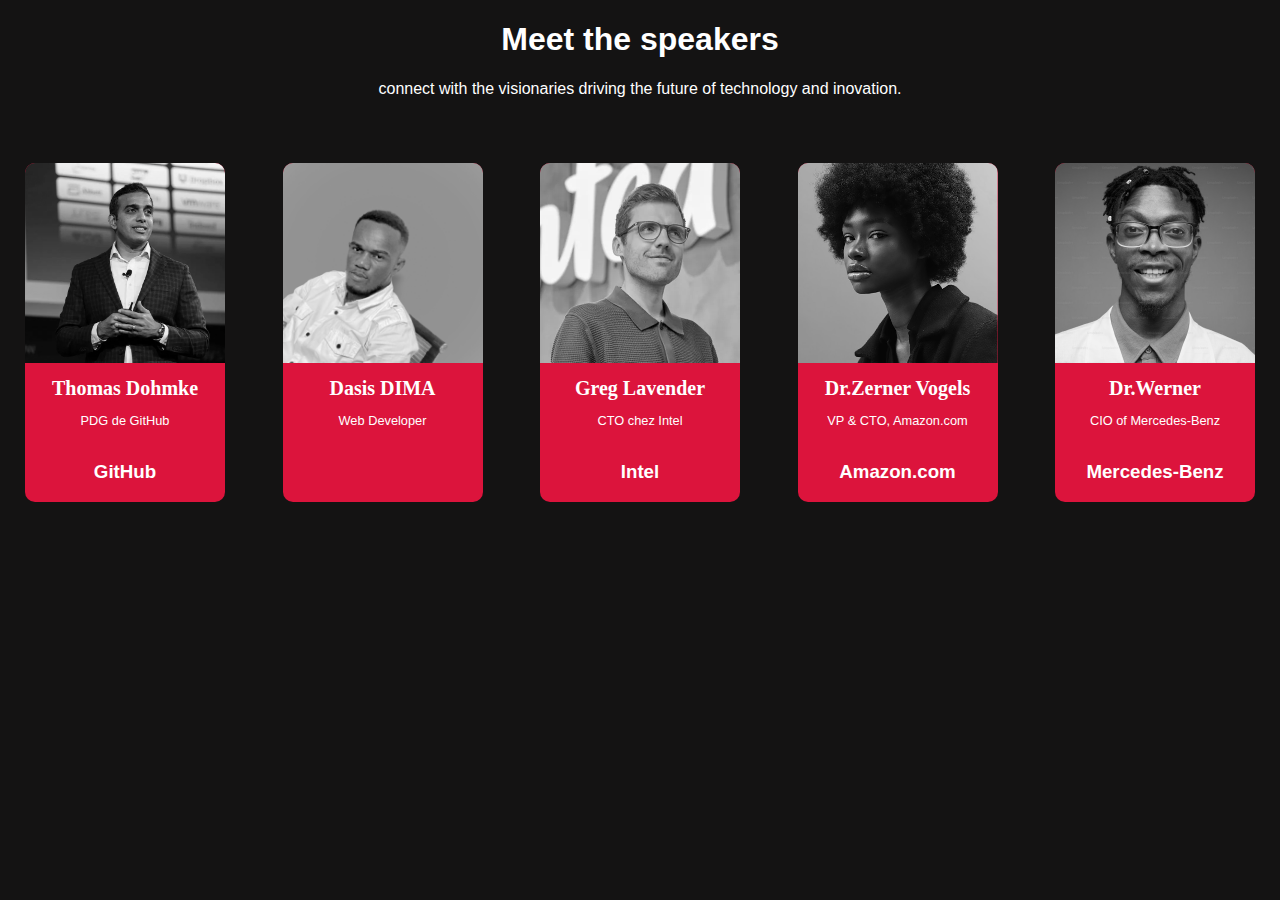
<file: index.html>
<!DOCTYPE html>
<html lang="fr">
<head>
    <meta charset="UTF-8">
    <meta name="viewport" content="width=device-width, initial-scale=1.0">
    <title>Congrès mondial WeAreDevelopers</title>
    <link rel="stylesheet" href="style.css">
</head>
<body>
    <header>
        
    </header>
    <main>
        <h1>Meet the speakers</h1>
        <p>connect with the visionaries driving the future of technology and inovation.</p>
        <div class="speakers">
            <div class="intervenant">
                <img class="un" src="IMAGE/img1.webp" alt="Thomas Dohmke">
                <h2>Thomas Dohmke</h2>
                <p>PDG de GitHub</p>
                <div class="GitHub"><h3>GitHub</h3></div>
            </div>
            <div class="intervenant">
                <img class="deux" src="IMAGE/Design sans titre.png" alt="Prashanth Chandrasekar">
                <h2>Dasis DIMA</h2>
                <p>Web Developer</p>
            </div>
            <div class="intervenant">
                <img class="trois" src="IMAGE/img3.webp" alt="Greg Lavender">
                <h2>Greg Lavender</h2>
                <p>CTO chez Intel</p>
                <div class="Intel"><h3>Intel</h3></div>
            </div>
            <div class="intervenant">
                <img class="trois" src="IMAGE/img_5.png" alt="Greg Lavender">
                <h2>Dr.Zerner Vogels</h2>
                <p>VP & CTO, Amazon.com</p>
                <div class="amazon"><h3>Amazon.com</h3></div>
            </div>
            <div class="intervenant">
                <img class="quatre" src="IMAGE/img_4.png" alt="Greg Lavender">
                <h2>Dr.Werner</h2>
                <p>CIO of Mercedes-Benz</p>
                <div class="Mercedes"><h3>Mercedes-Benz</h3></div>
            </div>
        </div>
    </main>
</body>
</html>
</file>
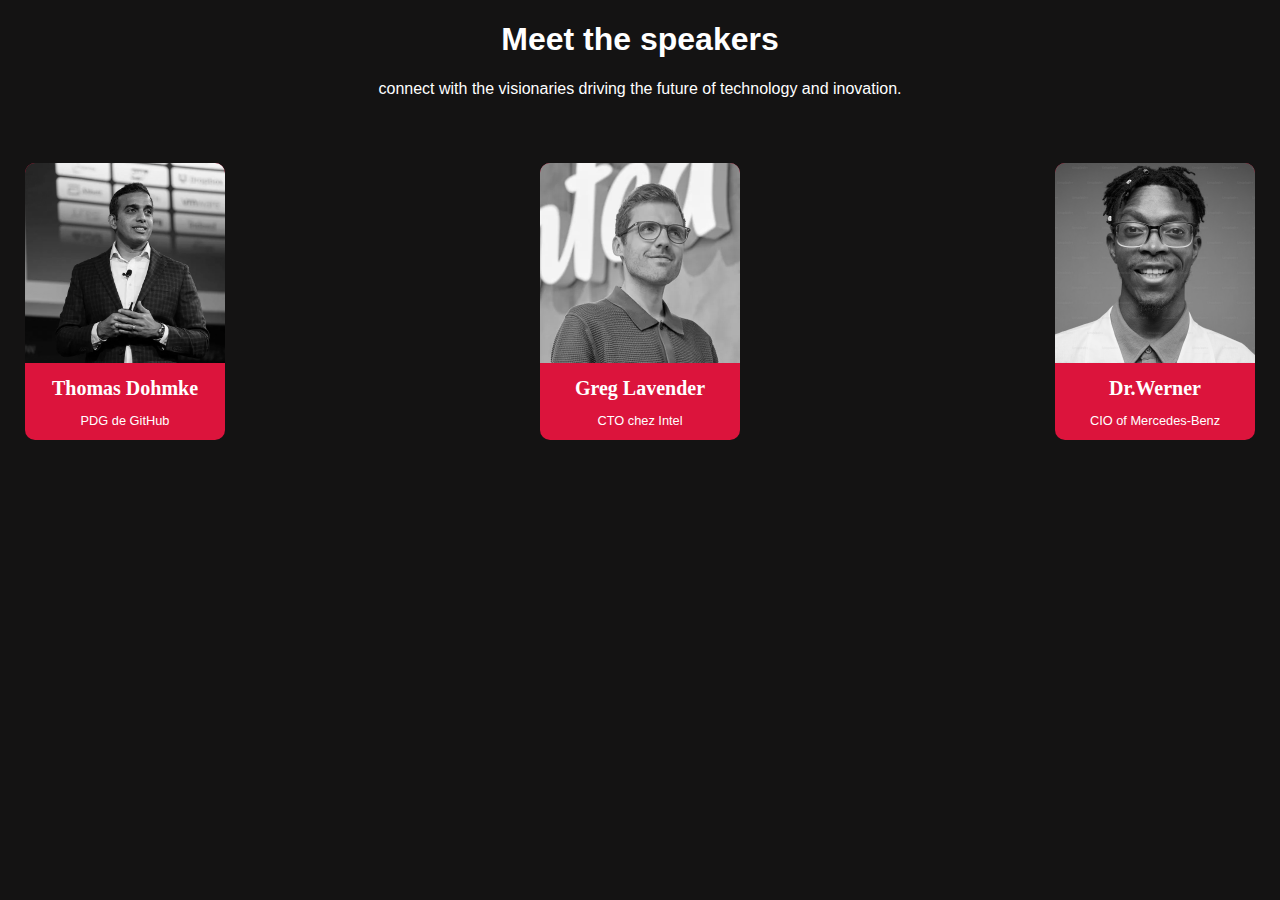
<file: acceuil.html>
<!DOCTYPE html>
<html lang="fr">
<head>
    <meta charset="UTF-8">
    <meta name="viewport" content="width=device-width, initial-scale=1.0">
    <title>Congrès mondial WeAreDevelopers</title>
    <link rel="stylesheet" href="style.css">
</head>
<body>
    <header>
        
    </header>
    <main>
        <h1>Meet the speakers</h1>
        <p>connect with the visionaries driving the future of technology and inovation.</p>
        <div class="speakers">
            <div class="intervenant">
                <img class="un" src="IMAGE/img1.webp" alt="Thomas Dohmke">
                <h2>Thomas Dohmke</h2>
                <p>PDG de GitHub</p>
            </div>
            <div class="intervenant">
                <img class="trois" src="IMAGE/img3.webp" alt="Greg Lavender">
                <h2>Greg Lavender</h2>
                <p>CTO chez Intel</p>
            </div>
            <div class="intervenant">
                <img class="quatre" src="IMAGE/img_4.png" alt="Greg Lavender">
                <h2>Dr.Werner</h2>
                <p>CIO of Mercedes-Benz</p>
            </div>
        </div>
    </main>
</body>
</html>
</file>
<file: style.css>
body {
    font-family: Arial, sans-serif;
    margin: 0;
    padding: 0;
    background-color: #141313;
    text-align: center;
    color:white;
}
.speakers {
    display: flex;
    justify-content: space-between;
    flex-wrap: wrap;
    margin-top: 40px;
}

.intervenant {
    background-color:crimson;
    margin: 25px;
    /* padding: 5px; */
    border-radius: 10px;
    /* box-shadow: 2px 2px 10px rgba(7, 238, 130, 0.1); */
    width: 200px;
}

.intervenant img {
    width: 100%;
    filter: grayscale(100%);
}

.intervenant h2 {
    font-family: 'Times New Roman', Times, serif;
    font-size: 20px;
    margin: 10px 0;
}

.intervenant p {
    color: white;
    font-family: Arial, Helvetica, sans-serif;
    font-size: 0.8em;

}
.un{
    height: 200px;
    width: 140px;
    object-fit: cover;
    border-radius: 10px 10px 0 0;
}
.deux{
    height: 200px;
    width: 140px;
    object-fit: cover;
    border-radius: 10px 10px 0 0;
}
.trois{
    border-radius: 10px 10px 0 0;
    height: 200px;
    width: 140px;
    object-fit: cover;
}
.quatre{
    border-radius: 10px 10px 0 0;
    height: 200px;
    width: 140px;
    object-fit: cover;
}
h3{
    padding-top: 15px;
}
</file>
